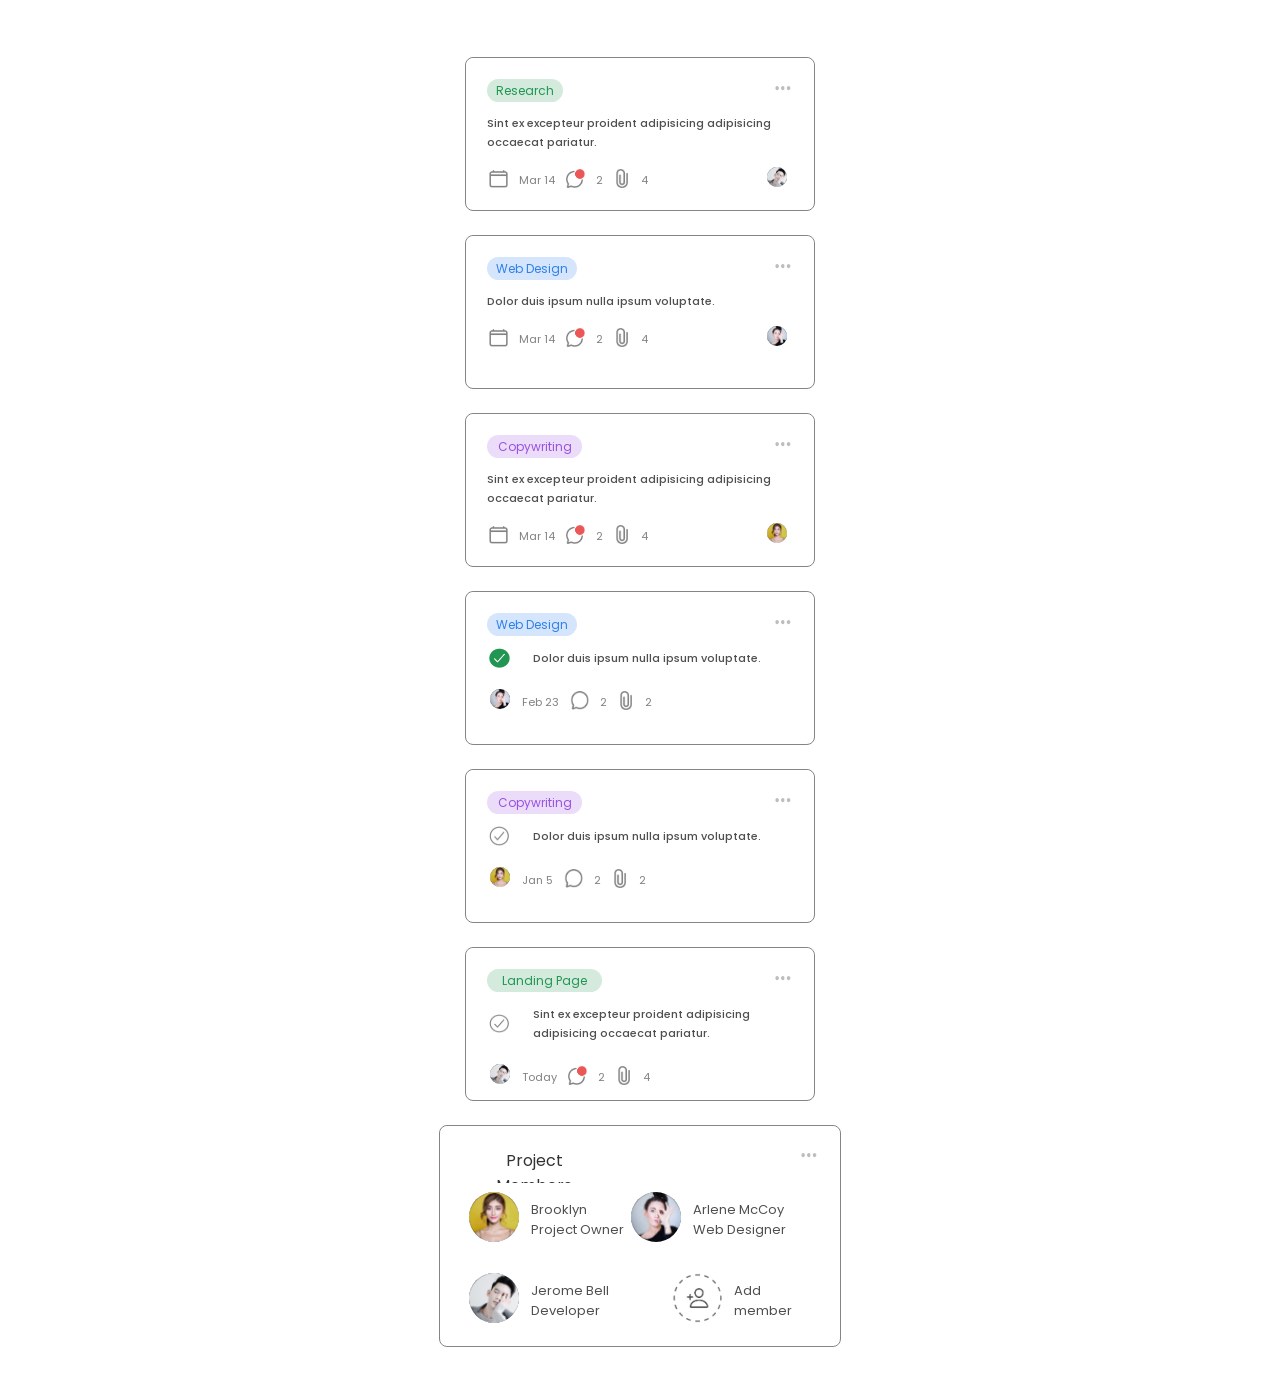
<file: -Task-managment---Componentes-main/index.html>
<!DOCTYPE html>
<html lang="en">
  <head>
    <meta charset="UTF-8" />
    <meta http-equiv="X-UA-Compatible" content="IE=edge" />
    <meta name="viewport" content="width=device-width, initial-scale=1.0" />
    <link rel="stylesheet" href="estilo.css" />
    <title>COMPONETES TAREA</title>
  </head>
  <body>
    <div class="container">
      <div class="Frame">
        <div class="superior">
          <button class="title1">Research</button>
          <div class="puntitos">
            <img src="images/puntos.png" alt="" />
          </div>
        </div>
        <div class="descripcion">
          Sint ex excepteur proident adipisicing adipisicing occaecat pariatur.
        </div>
        <div class="parte">
          <div class="calen">
            <img src="images/calendar.png" alt="" />
          </div>
          <div class="Fecha">Mar 14</div>
          <div class="chatr">
            <img src="images/chatrojo.png" alt="" />
          </div>
          <div class="numerou">2</div>
          <div class="clip">
            <img src="images/clip.png" alt="" />
          </div>
          <div class="numerod">4</div>
          <div class="photo">
            <img src="images/chico1.png" alt="" />
          </div>
        </div>
      </div>

      <div class="Frame">
        <div class="superior">
          <button class="title2">Web Design</button>
          <div class="puntitos">
            <img src="images/puntos.png" alt="" />
          </div>
        </div>
        <div class="descripcion">Dolor duis ipsum nulla ipsum voluptate.</div>
        <div class="parte">
          <div class="calen">
            <img src="images/calendar.png" alt="" />
          </div>
          <div class="Fecha">Mar 14</div>
          <div class="chatr">
            <img src="images/chatrojo.png" alt="" />
          </div>
          <div class="numerou">2</div>
          <div class="clip">
            <img src="images/clip.png" alt="" />
          </div>
          <div class="numerod">4</div>
          <div class="photo">
            <img src="images/chica2.png" alt="" />
          </div>
        </div>
      </div>

      <div class="Frame">
        <div class="superior">
          <button class="title3">Copywriting</button>
          <div class="puntitos">
            <img src="images/puntos.png" alt="" />
          </div>
        </div>
        <div class="descripcion">
          Sint ex excepteur proident adipisicing adipisicing occaecat pariatur.
        </div>
        <div class="parte">
          <div class="calen">
            <img src="images/calendar.png" alt="" />
          </div>
          <div class="Fecha">Mar 14</div>
          <div class="chatr">
            <img src="images/chatrojo.png" alt="" />
          </div>
          <div class="numerou">2</div>
          <div class="clip">
            <img src="images/clip.png" alt="" />
          </div>
          <div class="numerod">4</div>
          <div class="photo">
            <img src="images/chica3.png" alt="" />
          </div>
        </div>
      </div>

      <div class="Frame">
        <div class="superior">
          <button class="title4">Web Design</button>
          <div class="puntitos">
            <img src="images/puntos.png" alt="" />
          </div>
        </div>
        <div class="centro">
          <div class="bien">
            <img src="images/bienv.png" alt="" />
          </div>
          <div class="descripcion">Dolor duis ipsum nulla ipsum voluptate.</div>
        </div>
        <div class="parte">
          <div class="photo2">
            <img src="images/chica2.png" alt="" />
          </div>
          <div class="Fecha">Feb 23</div>
          <div class="chat">
            <img src="images/chat.png" alt="" />
          </div>
          <div class="numerou">2</div>
          <div class="clip">
            <img src="images/clip.png" alt="" />
          </div>
          <div class="numerod">2</div>
        </div>
      </div>

      <div class="Frame">
        <div class="superior">
          <button class="title5">Copywriting</button>
          <div class="puntitos">
            <img src="images/puntos.png" alt="" />
          </div>
        </div>
        <div class="centro">
          <div class="bien">
            <img src="images/biens.png" alt="" />
          </div>
          <div class="descripcion">Dolor duis ipsum nulla ipsum voluptate.</div>
        </div>
        <div class="parte">
          <div class="photo2">
            <img src="images/chica3.png" alt="" />
          </div>
          <div class="Fecha">Jan 5</div>
          <div class="chat">
            <img src="images/chat.png" alt="" />
          </div>
          <div class="numerou">2</div>
          <div class="clip">
            <img src="images/clip.png" alt="" />
          </div>
          <div class="numerod">2</div>
        </div>
      </div>

      <div class="Frame">
        <div class="superior">
          <button class="title6">Landing Page</button>
          <div class="puntitos">
            <img src="images/puntos.png" alt="" />
          </div>
        </div>

        <div class="centro">
          <div class="bien">
            <img src="images/biens.png" alt="" />
          </div>
          <div class="descripcion">
            Sint ex excepteur proident adipisicing adipisicing occaecat
            pariatur.
          </div>
        </div>
        <div class="parte">
          <div class="photo2">
            <img src="images/chico1.png" alt="" />
          </div>
          <div class="Fecha">Today</div>
          <div class="chat">
            <img src="images/chatrojo.png" alt="" />
          </div>
          <div class="numerou">2</div>
          <div class="clip">
            <img src="images/clip.png" alt="" />
          </div>
          <div class="numerod">4</div>
        </div>
      </div>

      <div class="ultima">
        <div class="superior">
          <button class="principal">Project Members</button>
          <div class="puntitos">
            <img src="images/puntos.png" alt="" />
          </div>
        </div>
        <div class="solitos">
          <div class="primero">
            <div class="photo3">
              <img src="images/chica3.png" alt="" />
            </div>
            <p>Brooklyn Project Owner</p>
          </div>
          <div class="segundo">
            <div class="photo3">
              <img src="images/chica2.png" alt="" />
            </div>

            <p>Arlene McCoy Web Designer</p>
          </div>
        </div>
        <div class="solitos2">
          <div class="tercero">
            <div class="photo3">
              <img src="images/chico1.png" alt="" />
            </div>
            <p>Jerome Bell Developer</p>
          </div>
          <div class="cuarto">
            <div class="photo3">
              <img src="images/ul.png" alt="" />
            </div>
            <p>Add member</p>
          </div>
        </div>
      </div>
    </div>
  </body>
</html>
</file>
<file: -Task-managment---Componentes-main/estilo.css>
@import url('https://fonts.googleapis.com/css2?family=Poppins:wght@500&display=swap');
*{
    padding: 0;
    margin: 0;
    border: 1px solid white;

}
.container{
    
    display: flex;
    flex-direction: column;
    justify-content: center;
    align-items: center;
    
    border-radius: 8px;
    width: auto;
    position: relative;
    padding: 10px;
    margin: 20px;
    box-sizing: border-box;
}
.Frame{
    width: 348px;
    height: 152px;
    border-color: rgb(134, 132, 132);
    border-radius: 8px;
    margin-top: 24px;
    background-color: white;
}
.photo img{
    width: 20px; height: 20px;
    padding: 1px;
    margin: 5px 0px 5px 115px;
    border-radius: 50%;
    overflow: hidden
}

.title1{
    width: 76px;
    height: 23px;
    left: 20px;
    top: 20px;
    background: rgba(36, 151, 86, 0.2);
    border-radius: 18px;
    margin: 20px 20px 5px 20px;
    font-family: 'Poppins', sans-serif;
    font-style: normal;
    text-align: center;
    color:#219653;
    font-size: 12px;
    border: none;
}
.title2{
    width: 90px;
    height: 23px;
    left: 20px;
    top: 20px;
    background: rgba(47, 128, 237, 0.2);
    border-radius: 18px;
    margin: 20px 20px 5px 20px;
    font-family: 'Poppins', sans-serif;
    font-style: normal;
    text-align: center;
    color: #2F80ED;
    font-size: 12px;
    border: none;
}
.title3{
    width: 95px;
    height: 23px;
    left: 20px;
    top: 20px;
    background: rgba(155, 81, 224, 0.2);
    border-radius: 18px;
    margin: 20px 20px 5px 20px;
    font-family: 'Poppins', sans-serif;
    font-style: normal;
    text-align: center;
    color: #9B51E0;
    font-size: 12px;
    border: none;
}
.title5{
    width: 95px;
    height: 23px;
    left: 20px;
    top: 20px;
    background: rgba(155, 81, 224, 0.2);
    border-radius: 18px;
    margin: 20px 20px 5px 20px;
    font-family: 'Poppins', sans-serif;
    font-style: normal;
    text-align: center;
    color: #9B51E0;
    font-size: 12px;
    border: none;
}
.title4{
    width: 90px;
    height: 23px;
    left: 20px;
    top: 20px;
    background: rgba(47, 128, 237, 0.2);
    border-radius: 18px;
    margin: 20px 20px 5px 20px;
    font-family: 'Poppins', sans-serif;
    font-style: normal;
    text-align: center;
    color: #2F80ED;
    font-size: 12px;
    border: none;
}
.title6{
    width: 115px;
    height: 23px;
    left: 20px;
    top: 20px;
    background: rgba(36, 151, 86, 0.2);
    border-radius: 18px;
    margin: 20px 20px 5px 20px;
    font-family: 'Poppins', sans-serif;
    font-style: normal;
    text-align: center;
    color:#219653;
    font-size: 12px;
    border: none;
}
.puntitos img{
    width: 18px;
    height: 10px;
    margin: 13px 20px 0px 10px; 
    padding: 0px ;
    box-sizing: border-box;
}
.superior{
    display: flex;
    justify-content: space-between;
    align-items: center;
    border-radius: 8px;
}
.descripcion{
    margin: 5px 20px;
    font-family: 'Poppins', sans-serif;
    font-style: normal;
    font-weight: 500;
    font-size: 11px;
    line-height: 19px;
    color: #4F4F4F;
}
.parte{
    font-family: 'Poppins', sans-serif;
    font-style: normal;
    font-weight: normal;
    font-size: 11px;
    line-height: 18px;
    color: #828282;
    margin: 5px 20px;
    display: flex;
    justify-content: flex-start;
    align-items: center;
}
.calen img{
    width: 21px;
    height: 20px;
    margin: 3px 8px 0px 0px; 
    padding: 0;
    box-sizing: border-box;
}
.chatr img{
    width: 21px;
    height: 21px;
    margin: 3px 8px 0px 8px; 
    padding: 0;
    box-sizing: border-box;
}
.chat img{
    width: 21px;
    height: 21px;
    margin: 3px 8px 0px 8px; 
    padding: 0;
    box-sizing: border-box;
}
.clip img{
    width: 14.46px;
    height: 21.89px;
    margin: 3px 10px 0px 10px; 
    padding: 0;
    box-sizing: border-box;
}
.centro{
    display: flex;
    justify-content: flex-start;
    align-items: center;
}
.bien img{
    width: 23px;
    height: 21.89px;
    margin: 3px 0px 0px 20px; 
    padding: 0;
    box-sizing: border-box;
}
.photo2 img{
    width: 20px; height: 20px;
    padding: 1px;
    margin: 5px 8px 5px 0px;
    border-radius: 50%;
    overflow: hidden
}
.ultima{
    width: 400px;
    height: 220px;
    border-color: rgb(134, 132, 132);
    border-radius: 8px;
    margin-top: 24px;
    background-color: white;
    font-family: 'Poppins', sans-serif;
    font-style: normal;
    text-align:left;
    color: #4F4F4F;
    font-size: 13px;
    background-color: white;
}
.primero, .segundo, .tercero , .cuarto{
    background-color:white;
    display: flex;
    justify-content: space-around;
    
}

.solitos{
    margin: 5px 25px 0px 24px;
    display: flex;
    justify-content: start;
}
.solitos2{
    margin: 5px 25px 0px 24px;
    display: flex;
    justify-content: start;
}
.photo3 img{
    width: 50px; height: 50px;
    padding: 1px;
    margin: 5px 8px 5px 0px;
    border-radius: 50%;
    overflow: hidden
}
.principal{
    width: 138px;
    height: 24px;
    left: 20px;
    top: 20px;
    margin: 20px 20px 5px 24px;
    font-family: 'Poppins', sans-serif;
    font-style: normal;
    text-align: center;
    color: #333333;
    font-size: 16px;
    background-color: white;
}
p{
    display: flex;
    align-items: center;
}
</file>
